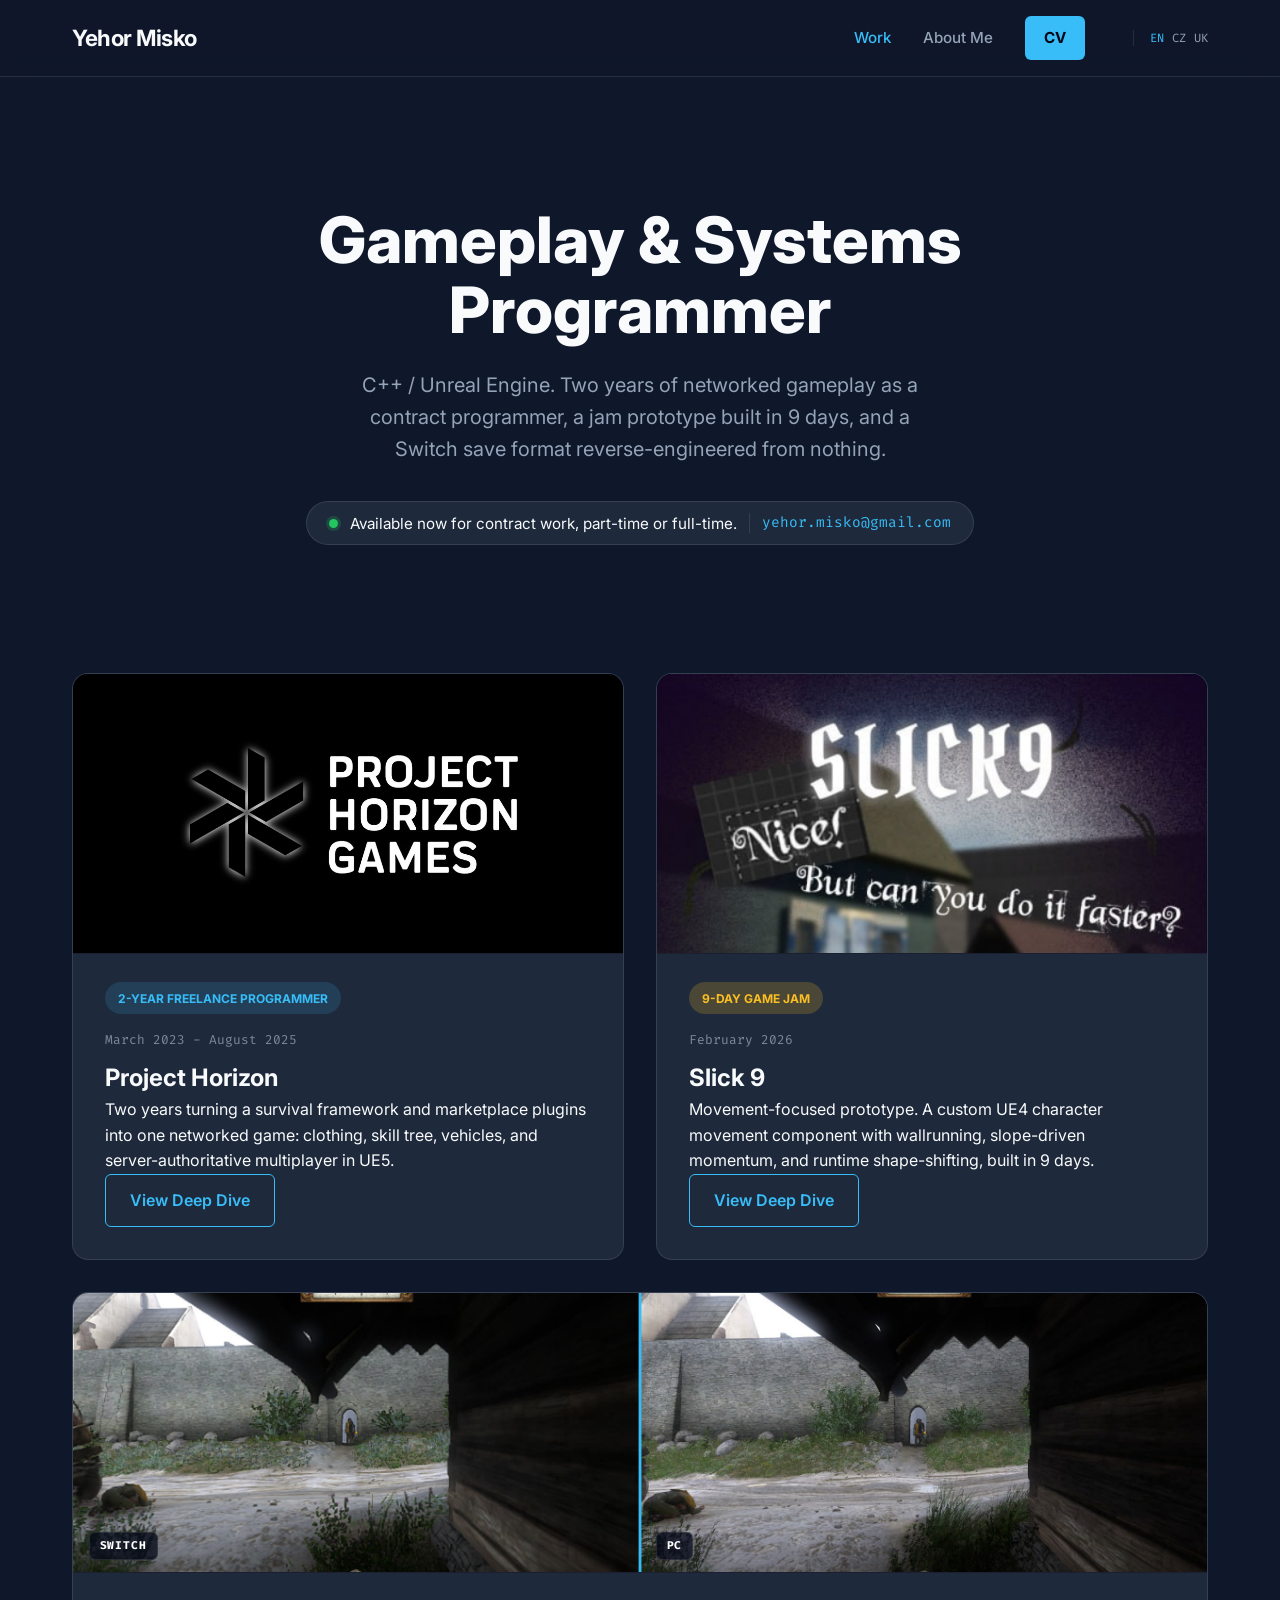
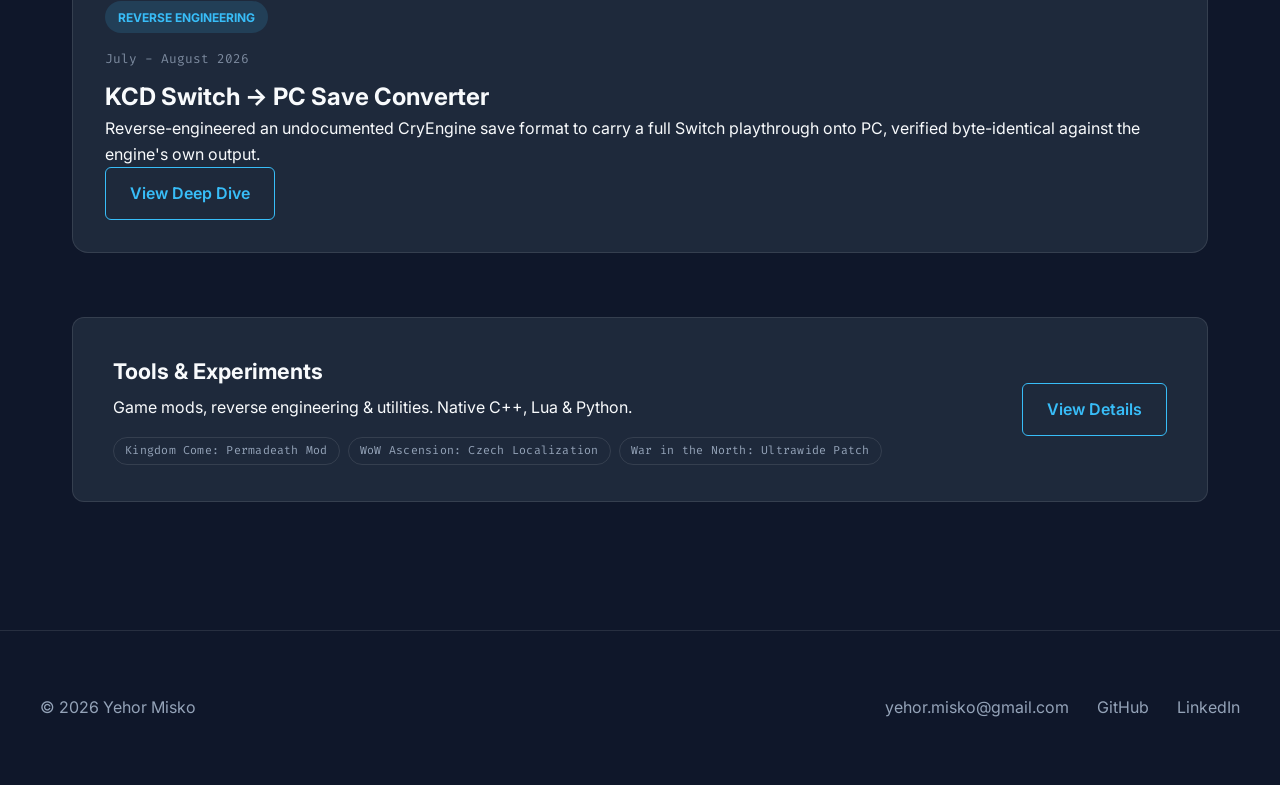
<file: index.html>
<!DOCTYPE html>
<html lang="en">
<head>
    <meta charset="UTF-8">
    <meta name="viewport" content="width=device-width, initial-scale=1.0">
    <meta name="description" content="C++ and Unreal Engine gameplay programmer. Two years of networked gameplay as a contract programmer, a jam prototype built in 9 days, and a Switch save format reverse-engineered from nothing.">

    <meta property="og:type" content="website">
    <meta property="og:site_name" content="Yehor Misko">
    <meta property="og:url" content="https://yehormisko.github.io/">
    <meta property="og:title" content="Yehor Misko | Gameplay &amp; Systems Programmer">
    <meta property="og:description" content="C++ and Unreal Engine gameplay programmer. Two years of networked gameplay as a contract programmer, a jam prototype built in 9 days, and a Switch save format reverse-engineered from nothing.">
    <meta property="og:image" content="https://yehormisko.github.io/assets/images/og-card.png">
    <meta property="og:image:width" content="1200">
    <meta property="og:image:height" content="630">
    <meta name="twitter:card" content="summary_large_image">

    <link rel="icon" href="/favicon.svg" type="image/svg+xml">
    <link rel="apple-touch-icon" href="/apple-touch-icon.png">
    <title>Yehor Misko | Gameplay &amp; Systems Programmer</title>
    <link rel="stylesheet" href="style.css">
    <link href="https://fonts.googleapis.com/css2?family=Inter:wght@400;700&family=Fira+Code&display=swap" rel="stylesheet">
</head>
<body>

    <nav>
        <div class="nav-container">
            <span class="logo">Yehor Misko</span>
            <div class="links">
                <a href="index.html" class="active" data-i18n="nav_work">Work</a>
                <a href="AboutMe.html" data-i18n="nav_about">About Me</a>
                <a href="resume.pdf" target="_blank" class="btn-resume" data-i18n="nav_cv">CV</a>
                
                <div class="lang-switcher">
                    <button onclick="setLanguage('en')">EN</button>
                    <button onclick="setLanguage('cs')">CZ</button>
                    <button onclick="setLanguage('uk')">UK</button>
                </div>
            </div>
        </div>
    </nav>

    <header class="hero">
        <h1 data-i18n="hero_title">Gameplay &amp; Systems Programmer</h1>
        <p data-i18n="hero_desc">C++ / Unreal Engine. Two years of networked gameplay as a contract programmer, a jam prototype built in 9 days, and a Switch save format reverse-engineered from nothing.</p>
        <p class="hero-available">
            <span class="avail-dot"></span>
            <span data-i18n="hero_available">Available now for contract work, part-time or full-time.</span>
            <a href="mailto:yehor.misko@gmail.com">yehor.misko@gmail.com</a>
        </p>
    </header>

    <main id="work">
    <section class="featured-grid">
        <div class="project-card large horizon">
            <div class="card-image-container">
                <img src="assets/images/horizon-static.jpg" class="static-img" alt="Project Horizon title card">
                <img src="assets/images/horizon-preview.gif" class="hover-gif" loading="lazy" alt="Project Horizon gameplay footage">
            </div>
            <div class="card-content">
                <span class="badge" data-i18n="horizon_badge">2-Year Freelance Programmer</span>
                <span class="project-date" data-i18n="date_horizon">March 2023 - August 2025</span>
                <h2 data-i18n="horizon_title">Project Horizon</h2>
                <p data-i18n="horizon_desc">Two years turning a survival framework and marketplace plugins into one networked game: clothing, skill tree, vehicles, and server-authoritative multiplayer in UE5.</p>
                <a href="pages/horizon-details.html" class="btn-secondary" data-i18n="view_deep_dive">View Deep Dive</a>
            </div>
        </div>

        <div class="project-card large slick9">
            <div class="card-image-container">
                <img src="assets/images/slick9-static.png" class="static-img" loading="lazy" alt="Slick 9 title card">
                <img src="assets/images/slick9-preview.gif" class="hover-gif" alt="Slick 9 movement gameplay footage">
            </div>
            <div class="card-content">
                <span class="badge highlight" data-i18n="slick9_badge">9-Day Game Jam</span>
                <span class="project-date" data-i18n="date_slick9">February 2026</span>
                <h2 data-i18n="slick9_title">Slick 9</h2>
                <p data-i18n="slick9_desc">Movement-focused prototype. A custom UE4 character movement component with wallrunning, slope-driven momentum, and runtime shape-shifting, built in 9 days.</p>
                <a href="pages/slick9-details.html" class="btn-secondary" data-i18n="view_deep_dive">View Deep Dive</a>
            </div>
        </div>      

        <div class="project-card large converter">
            <div class="card-image-container">
                <img src="assets/images/kcd-hero-banner.jpg" class="static-img" alt="KCD save on Switch and PC, side by side">
                <span class="plat-label plat-switch">SWITCH</span>
                <span class="plat-label plat-pc">PC</span>
            </div>
            <div class="card-content">
                <span class="badge" data-i18n="converter_badge">Reverse Engineering</span>
                <span class="project-date" data-i18n="date_converter">July - August 2026</span>
                <h2 data-i18n="converter_title">KCD Switch &#8594; PC Save Converter</h2>
                <p data-i18n="converter_desc">Reverse-engineered an undocumented CryEngine save format to carry a full Switch playthrough onto PC, verified byte-identical against the engine's own output.</p>
                <a href="pages/kcd-converter-details.html" class="btn-secondary" data-i18n="view_deep_dive">View Deep Dive</a>
            </div>
        </div>
    </section>

    <section class="other-projects">
        <div class="small-grid">
            <div class="mini-card clickable-card wide-card">
                <div class="wide-card-text">
                    <h4 data-i18n="tools_title">Tools &amp; Experiments</h4>
                    <p data-i18n="tools_desc">Game mods, reverse engineering &amp; utilities. Native C++, Lua &amp; Python.</p>
                    <div class="tools-list">
                        <span class="tool-chip">Kingdom Come: Permadeath Mod</span>
                        <span class="tool-chip">WoW Ascension: Czech Localization</span>
                        <span class="tool-chip">War in the North: Ultrawide Patch</span>
                    </div>
                </div>
                <a href="pages/tools-details.html" class="btn-secondary" data-i18n="view_details">View Details</a>
            </div>
        </div>
    </section>
</main>

    <footer>
        <div class="footer-content">
            <p>&copy; 2026 Yehor Misko</p>
            <div class="socials">
                <a href="mailto:yehor.misko@gmail.com">yehor.misko@gmail.com</a>
                <a href="https://github.com/YehorMisko">GitHub</a>
                <a href="https://www.linkedin.com/in/yehor-misko/" target="_blank">LinkedIn</a>
            </div>
        </div>
    </footer>

    <script src="translations.js"></script>
    <script>
        function applyLanguage(lang) {
            if (!translations[lang]) return;
            localStorage.setItem('preferredLang', lang);

            document.querySelectorAll('[data-i18n]').forEach(el => {
                const key = el.getAttribute('data-i18n');
                if (translations[lang][key]) el.innerHTML = translations[lang][key];
            });

            document.querySelectorAll('.lang-switcher button').forEach(btn => {
                btn.style.color = btn.textContent.toLowerCase().replace('cz','cs') === lang ? 'var(--accent)' : 'var(--text-dim)';
            });
        }

        // Clicking a language fades the page out and back in. Loading it does not.
        function setLanguage(lang) {
            const panels = [document.querySelector('header'), document.querySelector('main')].filter(Boolean);
            panels.forEach(p => p.classList.add('lang-transition'));
            setTimeout(() => {
                applyLanguage(lang);
                panels.forEach(p => p.classList.remove('lang-transition'));
            }, 300);
        }

        document.addEventListener('DOMContentLoaded', () => {
            applyLanguage(typeof preferredLang === 'function' ? preferredLang() : (localStorage.getItem('preferredLang') || 'en'));
        });
    </script>
</body>
</html>
</file>
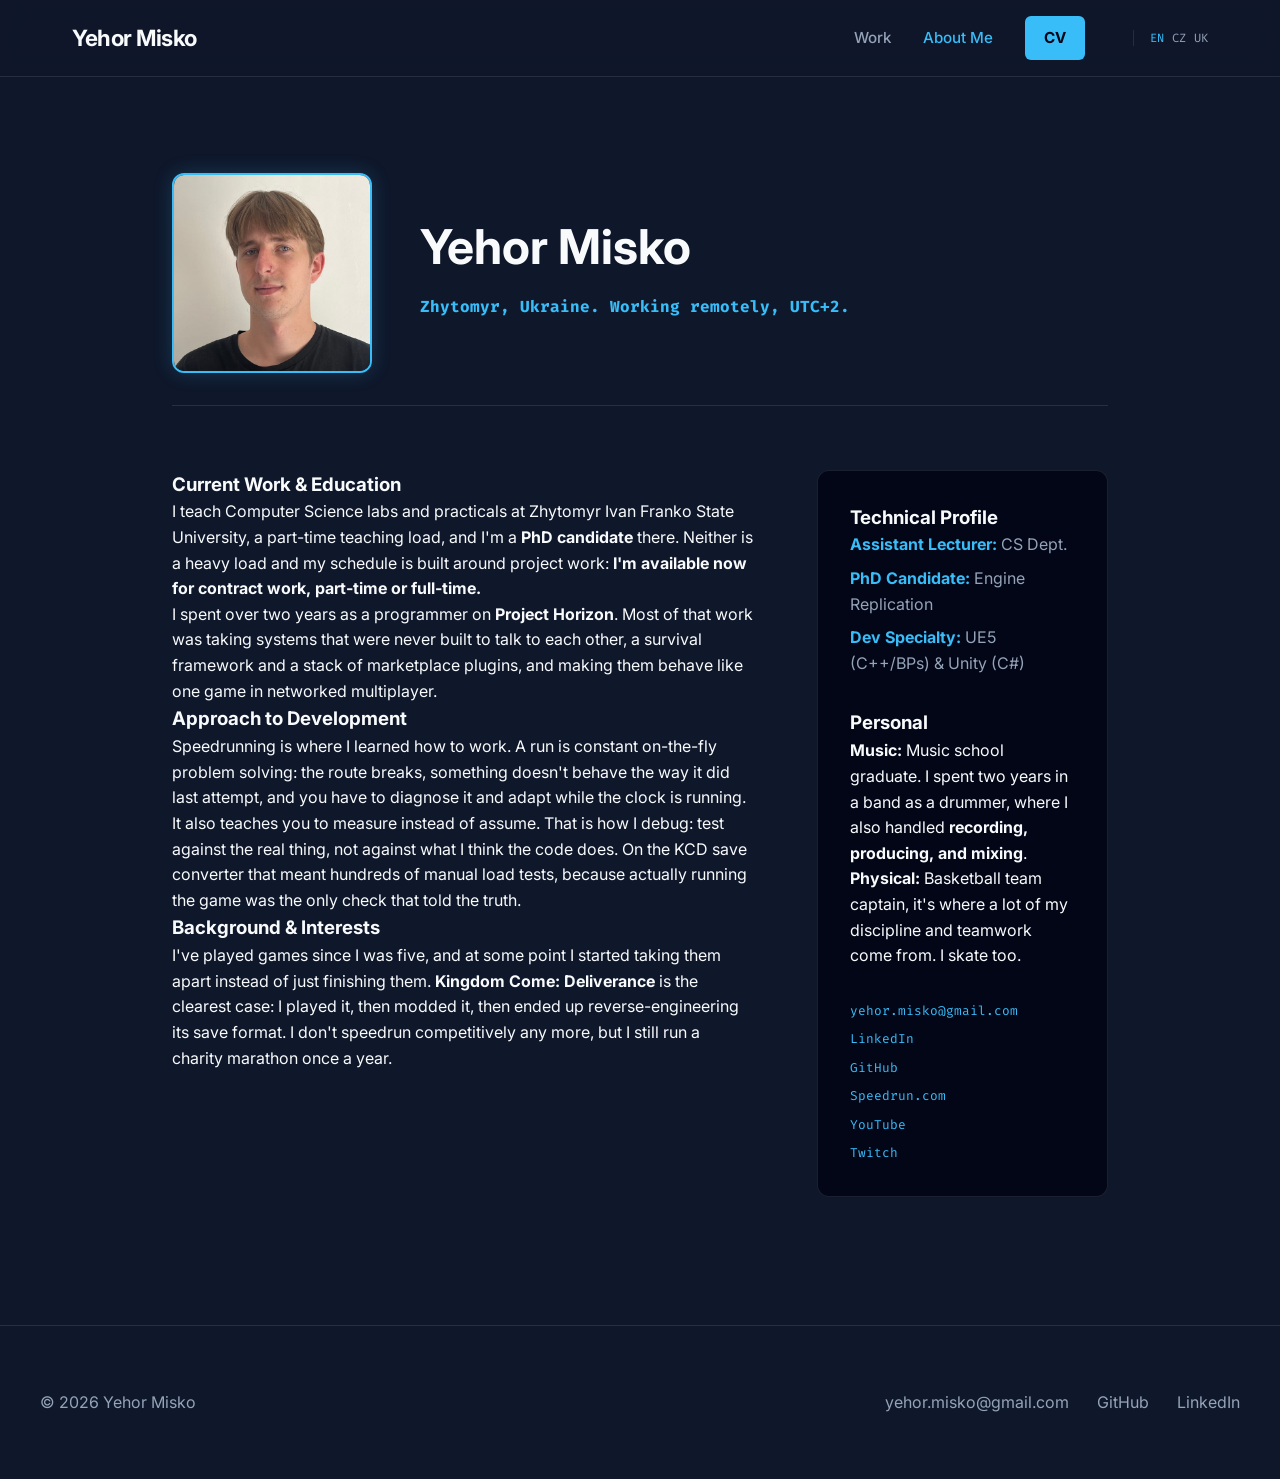
<file: AboutMe.html>
<!DOCTYPE html>
<html lang="en">
<head>
    <meta charset="UTF-8">
    <meta name="viewport" content="width=device-width, initial-scale=1.0">
    <meta name="description" content="Gameplay and systems programmer in Zhytomyr, Ukraine. PhD candidate researching replication in game engines. Available for contract work, part-time or full-time.">

    <meta property="og:type" content="website">
    <meta property="og:site_name" content="Yehor Misko">
    <meta property="og:url" content="https://yehormisko.github.io/AboutMe.html">
    <meta property="og:title" content="About Yehor Misko">
    <meta property="og:description" content="Gameplay and systems programmer in Zhytomyr, Ukraine. PhD candidate researching replication in game engines. Available for contract work, part-time or full-time.">
    <meta property="og:image" content="https://yehormisko.github.io/assets/images/og-card.png">
    <meta property="og:image:width" content="1200">
    <meta property="og:image:height" content="630">
    <meta name="twitter:card" content="summary_large_image">

    <link rel="icon" href="/favicon.svg" type="image/svg+xml">
    <link rel="apple-touch-icon" href="/apple-touch-icon.png">
    <title>About Me | Yehor Misko</title>
    <link rel="stylesheet" href="style.css">
    <link href="https://fonts.googleapis.com/css2?family=Inter:wght@400;700&family=Fira+Code&display=swap" rel="stylesheet">
</head>
<body>
    <nav>
        <div class="nav-container">
            <span class="logo">Yehor Misko</span>
            <div class="links">
                <a href="index.html" data-i18n="nav_work">Work</a>
                <a href="AboutMe.html" class="active" data-i18n="nav_about">About Me</a>
                <a href="resume.pdf" target="_blank" class="btn-resume" data-i18n="nav_cv">CV</a>
                
                <div class="lang-switcher">
                    <button onclick="setLanguage('en')">EN</button>
                    <button onclick="setLanguage('cs')">CZ</button>
                    <button onclick="setLanguage('uk')">UK</button>
                </div>
            </div>
        </div>
    </nav>

    <main class="about-container">
        <header class="about-profile-header">
            <div class="profile-photo-container">
                <img src="assets/images/yehor.jpg" alt="Yehor Misko" class="profile-photo">
            </div>
            <div class="profile-intro">
                <h1 data-i18n="about_hero">Yehor Misko</h1>
                <p class="subtitle" data-i18n="about_subtitle">Zhytomyr, Ukraine. Working remotely, UTC+2.</p>
            </div>
        </header>

        <div class="about-content">
            <div class="text-block">
                <h3 data-i18n="about_path_title">Current Work & Education</h3>
                <p data-i18n="about_path_1">I teach Computer Science labs and practicals at Zhytomyr Ivan Franko State University, a part-time teaching load, and I'm a <strong>PhD candidate</strong> there. Neither is a heavy load and my schedule is built around project work: <strong>I'm available now for contract work, part-time or full-time.</strong></p>

                <p data-i18n="about_path_2">I spent over two years as a programmer on <strong>Project Horizon</strong>. Most of that work was taking systems that were never built to talk to each other, a survival framework and a stack of marketplace plugins, and making them behave like one game in networked multiplayer.</p>

                <h3 data-i18n="about_phi_title">Approach to Development</h3>
                <p data-i18n="about_phi_desc">Speedrunning is where I learned how to work. A run is constant on-the-fly problem solving: the route breaks, something doesn't behave the way it did last attempt, and you have to diagnose it and adapt while the clock is running. It also teaches you to measure instead of assume. That is how I debug: test against the real thing, not against what I think the code does. On the KCD save converter that meant hundreds of manual load tests, because actually running the game was the only check that told the truth.</p>

                <h3 data-i18n="about_games_title">Background & Interests</h3>
<p data-i18n="about_games_desc">
    I've played games since I was five, and at some point I started taking them apart instead of just finishing them.
    <strong>Kingdom Come: Deliverance</strong> is the clearest case: I played it, then modded it, then ended up
    reverse-engineering its save format.
    I don't speedrun competitively any more, but I still run a charity marathon once a year.
</p>
            </div>

            <div class="stats-sidebar">
                <h3 data-i18n="about_sidebar_1">Technical Profile</h3>
                <ul>
                    <li data-i18n="role_1"><strong>Assistant Lecturer:</strong> CS Dept.</li>
                    <li data-i18n="role_2"><strong>PhD Candidate:</strong> Engine Replication</li>
                    <li data-i18n="role_3"><strong>Dev Specialty:</strong> UE5 (C++/BPs) & Unity (C#)</li>
                </ul>

                <h3 data-i18n="about_sidebar_2">Personal</h3>
                <p data-i18n="about_hobby_1"><strong>Music:</strong> Music school graduate. I spent two years in a band as a drummer, where I also handled <strong>recording, producing, and mixing</strong>.</p>
                    
                <p data-i18n="about_hobby_2"><strong>Physical:</strong> Basketball team captain, it's where a lot of my discipline and teamwork come from. I skate too.</p>

                <div class="social-links-sidebar">
                    <a href="mailto:yehor.misko@gmail.com">yehor.misko@gmail.com</a>
                    <a href="https://www.linkedin.com/in/yehor-misko/" target="_blank">LinkedIn</a>
                    <a href="https://github.com/YehorMisko" target="_blank">GitHub</a>
                    <a href="https://www.speedrun.com/users/JaydenOwem" target="_blank">Speedrun.com</a>
                    <a href="https://www.youtube.com/@e-kluk" target="_blank">YouTube</a>   
                    <a href="https://www.twitch.tv/jayden_owem" target="_blank">Twitch</a>
                    
                </div>
            </div>
        </div>
    </main>

    <footer>
        <div class="footer-content">
            <p>&copy; 2026 Yehor Misko</p>
            <div class="socials">
                <a href="mailto:yehor.misko@gmail.com">yehor.misko@gmail.com</a>
                <a href="https://github.com/YehorMisko">GitHub</a>
                <a href="https://www.linkedin.com/in/yehor-misko/" target="_blank">LinkedIn</a>
            </div>
        </div>
    </footer>

    <script src="translations.js"></script>
    <script>
        function applyLanguage(lang) {
            if (!translations[lang]) return;
            localStorage.setItem('preferredLang', lang);

            document.querySelectorAll('[data-i18n]').forEach(el => {
                const key = el.getAttribute('data-i18n');
                if (translations[lang][key]) el.innerHTML = translations[lang][key];
            });

            document.querySelectorAll('.lang-switcher button').forEach(btn => {
                btn.style.color = btn.textContent.toLowerCase().replace('cz','cs') === lang ? 'var(--accent)' : 'var(--text-dim)';
            });
        }

        // Clicking a language fades the page out and back in. Loading it does not.
        function setLanguage(lang) {
            const panels = [document.querySelector('main')].filter(Boolean);
            panels.forEach(p => p.classList.add('lang-transition'));
            setTimeout(() => {
                applyLanguage(lang);
                panels.forEach(p => p.classList.remove('lang-transition'));
            }, 300);
        }

        document.addEventListener('DOMContentLoaded', () => {
            applyLanguage(localStorage.getItem('preferredLang') || 'en');
        });
    </script>
</body>
</html>
</file>
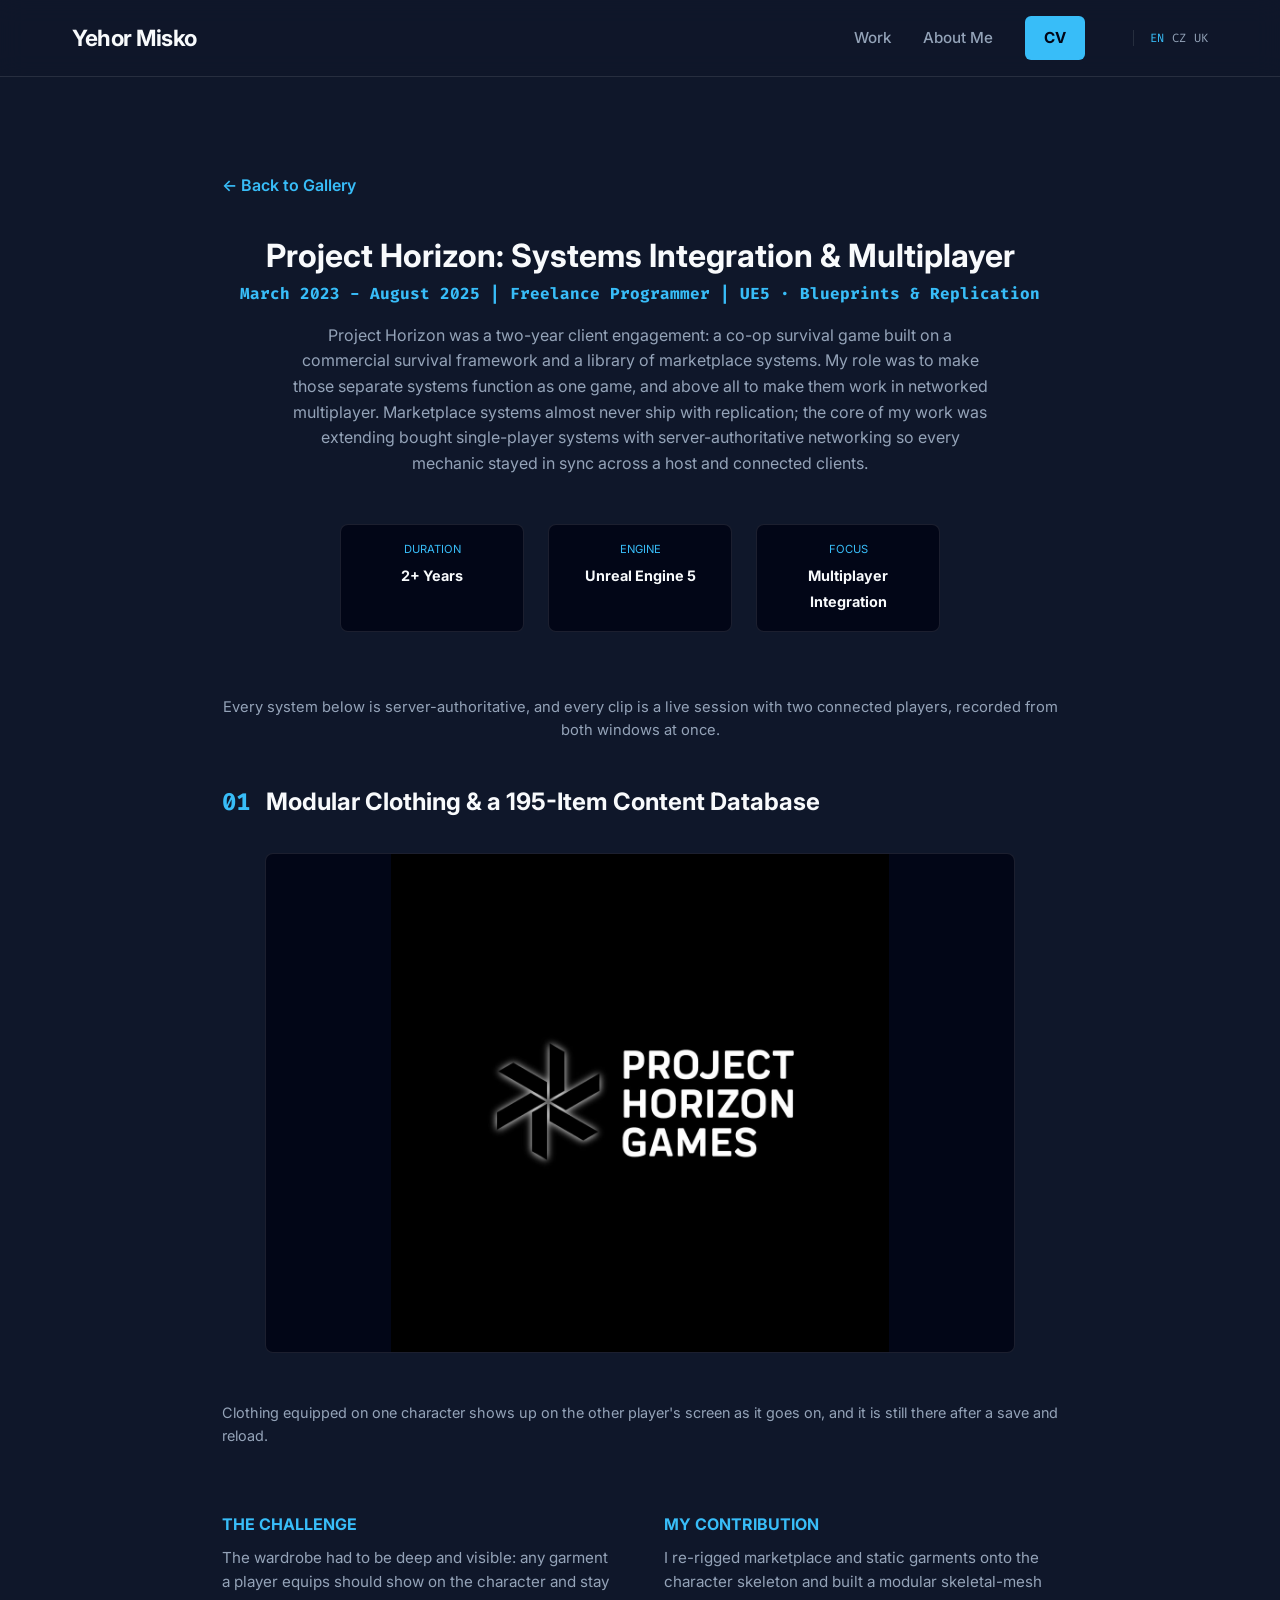
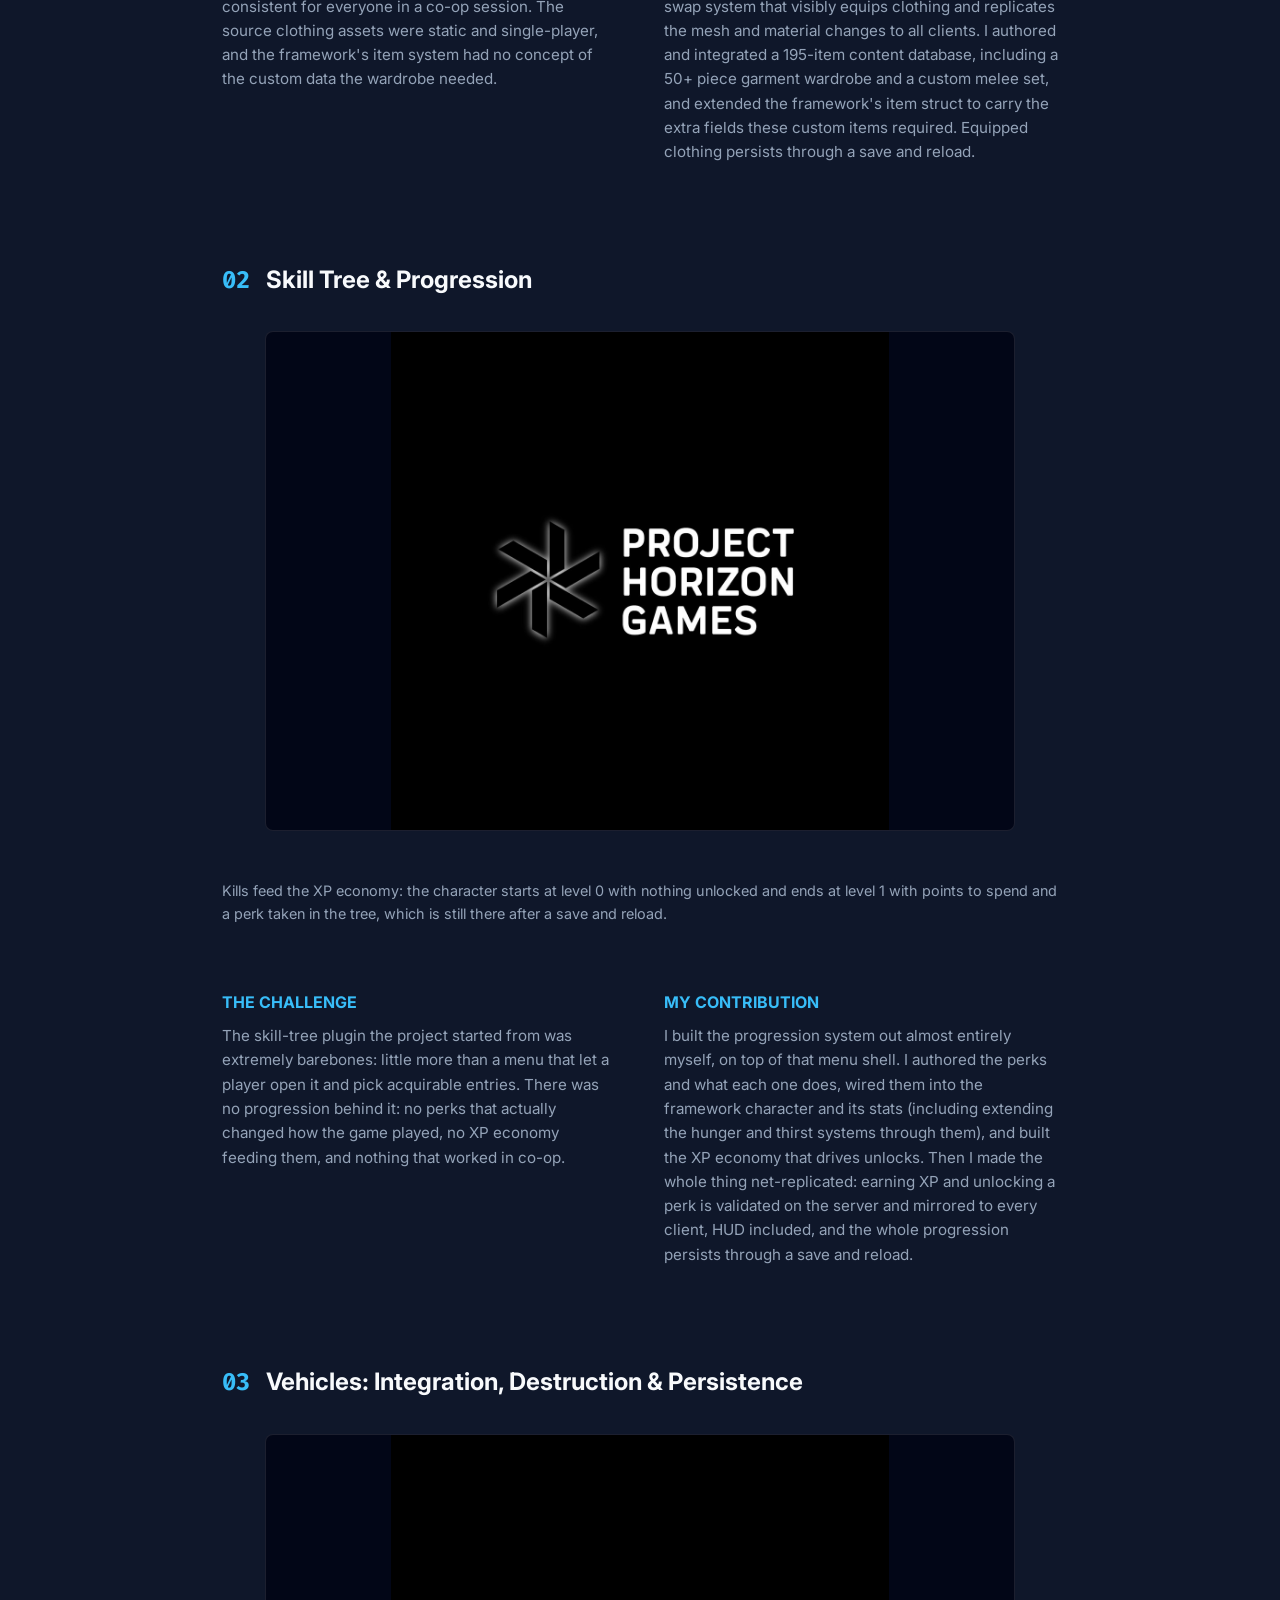
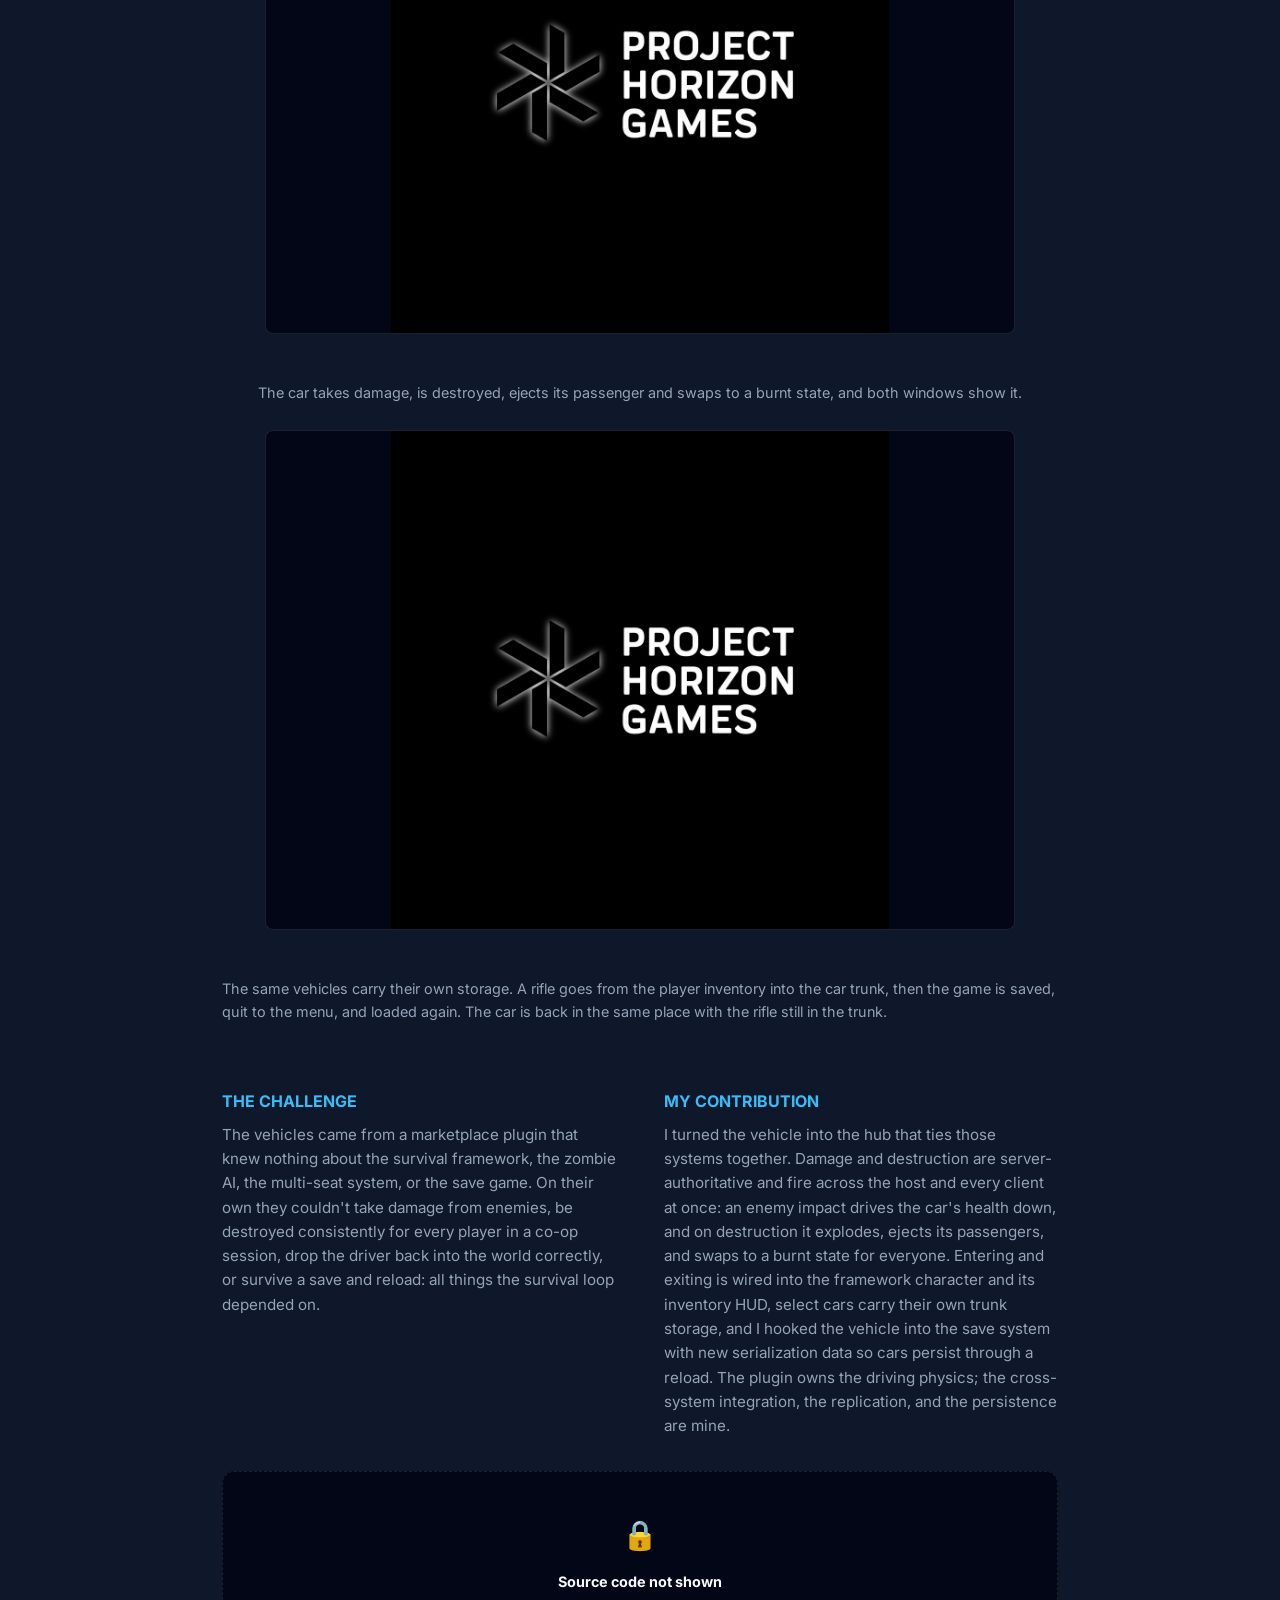
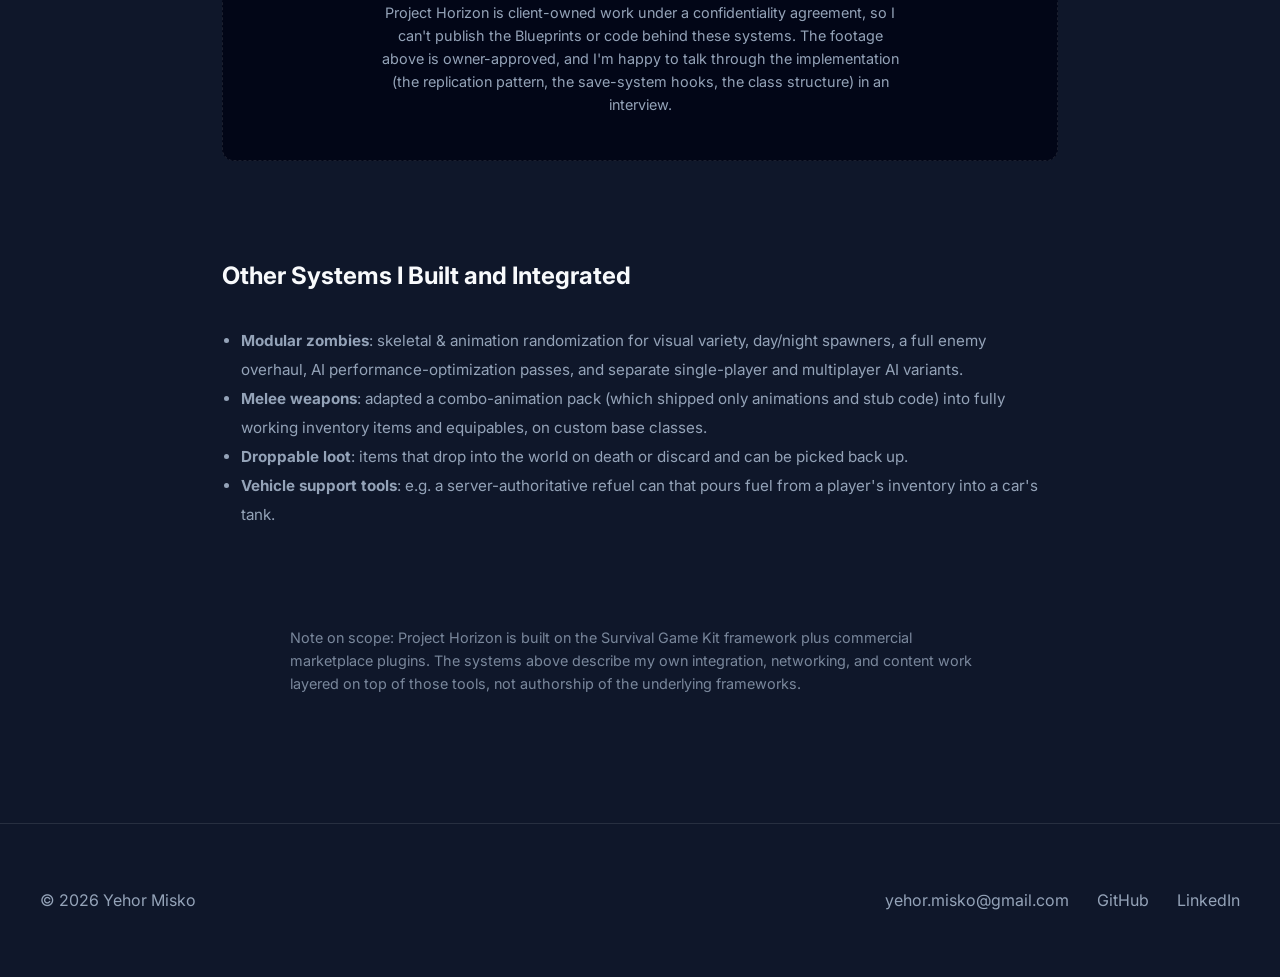
<file: pages/horizon-details.html>
<!DOCTYPE html>
<html lang="en">
<head>
    <meta charset="UTF-8">
    <meta name="viewport" content="width=device-width, initial-scale=1.0">
    <meta name="description" content="Two years turning a survival framework and marketplace plugins into one networked game: clothing, skill tree, vehicles, and server-authoritative multiplayer in UE5.">

    <meta property="og:type" content="website">
    <meta property="og:site_name" content="Yehor Misko">
    <meta property="og:url" content="https://yehormisko.github.io/pages/horizon-details.html">
    <meta property="og:title" content="Project Horizon Deep Dive | Yehor Misko">
    <meta property="og:description" content="Two years turning a survival framework and marketplace plugins into one networked game: clothing, skill tree, vehicles, and server-authoritative multiplayer in UE5.">
    <meta property="og:image" content="https://yehormisko.github.io/assets/images/og-card.png">
    <meta property="og:image:width" content="1200">
    <meta property="og:image:height" content="630">
    <meta name="twitter:card" content="summary_large_image">

    <link rel="icon" href="/favicon.svg" type="image/svg+xml">
    <link rel="apple-touch-icon" href="/apple-touch-icon.png">
    <title>Project Horizon Deep Dive | Yehor Misko</title>
    <link rel="stylesheet" href="../style.css">
    <link href="https://fonts.googleapis.com/css2?family=Fira+Code&family=Inter:wght@400;700&display=swap" rel="stylesheet">
    <style>
        .showcase-visual.stacked { flex-direction: column; align-items: center; }
        .capture-note { color:var(--text-dim); font-size:0.92rem; max-width:900px; margin:0 auto 2.5rem; text-align:center; }
        .video-caption { color:var(--text-dim); font-size:0.9rem; max-width:900px; margin:0.5rem 0 1.6rem; }
        /* NDA-gated code slot styling (scoped to this page) */
        .locked-slot {
            background: var(--bg-darker);
            border: 1px dashed var(--border);
            border-radius: 12px;
            padding: 2.5rem 1.5rem;
            text-align: center;
            margin: 1.5rem 0;
        }
        .locked-slot .lock-icon { font-size: 1.8rem; display: block; margin-bottom: 0.75rem; }
        .locked-slot p { color: var(--text-dim); font-size: 0.9rem; max-width: 520px; margin: 0.25rem auto; }
        .locked-slot .lock-title { color: var(--text-main); font-weight: 700; margin-bottom: 0.5rem; }
    </style>
</head>
<body>
    <nav>
        <div class="nav-container">
            <span class="logo">Yehor Misko</span>
            <div class="links">
                <a href="../index.html" data-i18n="nav_work">Work</a>
                <a href="../AboutMe.html" data-i18n="nav_about">About Me</a>
                <a href="../resume.pdf" target="_blank" class="btn-resume" data-i18n="nav_cv">CV</a>
                <div class="lang-switcher">
                    <button onclick="setLanguage('en')">EN</button>
                    <button onclick="setLanguage('cs')">CZ</button>
                    <button onclick="setLanguage('uk')">UK</button>
                </div>
            </div>
        </div>
    </nav>

    <main class="detail-page">
        <a href="../index.html" class="back-link" data-i18n="back_gallery">← Back to Gallery</a>

        <header class="detail-header">
            <h1 data-i18n="horizon_dt_title">Project Horizon: Systems Integration &amp; Multiplayer</h1>
            <p class="subtitle" data-i18n="horizon_dt_subtitle">March 2023 - August 2025 | Freelance Programmer | UE5 · Blueprints &amp; Replication</p>
            <p class="intro-text" data-i18n="horizon_dt_intro">
                Project Horizon was a two-year client engagement: a co-op survival game built on a
                commercial survival framework and a library of marketplace systems. My role was to make
                those separate systems function as one game, and above all to make them work in networked
                multiplayer. Marketplace systems almost never ship with replication; the core of my work
                was extending bought single-player systems with server-authoritative networking so every
                mechanic stayed in sync across a host and connected clients.
            </p>

            <div class="stats-grid">
                <div class="stat-card">
                    <span data-i18n="horizon_stat_dur_label">Duration</span>
                    <strong data-i18n="horizon_stat_dur_val">2+ Years</strong>
                </div>
                <div class="stat-card">
                    <span data-i18n="horizon_stat_eng_label">Engine</span>
                    <strong>Unreal Engine 5</strong>
                </div>
                <div class="stat-card">
                    <span data-i18n="horizon_stat_focus_label">Focus</span>
                    <strong data-i18n="horizon_stat_focus_val">Multiplayer Integration</strong>
                </div>
            </div>
        </header>

        <section class="breakdown">

            <p class="capture-note" data-i18n="horizon_capture_note">Every system below is server-authoritative, and every clip is a live session with two connected players, recorded from both windows at once.</p>


            <div class="showcase-item">
                <div class="showcase-header">
                    <span class="showcase-number">01</span>
                    <h2 data-i18n="horizon_s1_title">Modular Clothing &amp; a 195-Item Content Database</h2>
                </div>

                <div class="showcase-visual stacked">
                    <div class="video-wrapper">
                        <!-- Owner-approved feature footage: wardrobe / clothing swap. -->
                        <video autoplay muted loop playsinline class="showcase-video" poster="../assets/images/horizon-static.jpg">
                            <source src="../assets/videos/horizon-clothing.mp4" type="video/mp4">
                        </video>                    </div>
                    <p class="video-caption" data-i18n="horizon_cap_clothing">Clothing equipped on one character shows up on the other player's screen as it goes on, and it is still there after a save and reload.</p>
                </div>

                <div class="problem-solution">
                    <div class="col">
                        <h3 data-i18n="challenge_label">The Challenge</h3>
                        <p data-i18n="horizon_s1_challenge">The wardrobe had to be deep and visible: any garment a player equips should show on the character and stay consistent for everyone in a co-op session. The source clothing assets were static and single-player, and the framework's item system had no concept of the custom data the wardrobe needed.</p>
                    </div>
                    <div class="col">
                        <h3 data-i18n="contribution_label">My Contribution</h3>
                        <p data-i18n="horizon_s1_contribution">I re-rigged marketplace and static garments onto the character skeleton and built a modular skeletal-mesh swap system that visibly equips clothing and replicates the mesh and material changes to all clients. I authored and integrated a 195-item content database, including a 50+ piece garment wardrobe and a custom melee set, and extended the framework's item struct to carry the extra fields these custom items required. Equipped clothing persists through a save and reload.</p>
                    </div>
                </div>
            </div>

            <div class="showcase-item">
                <div class="showcase-header">
                    <span class="showcase-number">02</span>
                    <h2 data-i18n="horizon_s2_title">Skill Tree &amp; Progression</h2>
                </div>

                <div class="showcase-visual stacked">
                    <div class="video-wrapper">
                        <!-- Owner-approved feature footage: open skill menu → acquire a perk → effect → replicated on a 2nd client. -->
                        <video autoplay muted loop playsinline class="showcase-video" poster="../assets/images/horizon-static.jpg">
                            <source src="../assets/videos/horizon-skilltree.mp4" type="video/mp4">
                        </video>                    </div>
                    <p class="video-caption" data-i18n="horizon_cap_skilltree">Kills feed the XP economy: the character starts at level 0 with nothing unlocked and ends at level 1 with points to spend and a perk taken in the tree, which is still there after a save and reload.</p>
                </div>

                <div class="problem-solution">
                    <div class="col">
                        <h3 data-i18n="challenge_label">The Challenge</h3>
                        <p data-i18n="horizon_s2_challenge">The skill-tree plugin the project started from was extremely barebones: little more than a menu that let a player open it and pick acquirable entries. There was no progression behind it: no perks that actually changed how the game played, no XP economy feeding them, and nothing that worked in co-op.</p>
                    </div>
                    <div class="col">
                        <h3 data-i18n="contribution_label">My Contribution</h3>
                        <p data-i18n="horizon_s2_contribution">I built the progression system out almost entirely myself, on top of that menu shell. I authored the perks and what each one does, wired them into the framework character and its stats (including extending the hunger and thirst systems through them), and built the XP economy that drives unlocks. Then I made the whole thing net-replicated: earning XP and unlocking a perk is validated on the server and mirrored to every client, HUD included, and the whole progression persists through a save and reload.</p>
                    </div>
                </div>
            </div>

            <div class="showcase-item">
                <div class="showcase-header">
                    <span class="showcase-number">03</span>
                    <h2 data-i18n="horizon_s3_title">Vehicles: Integration, Destruction &amp; Persistence</h2>
                </div>

                <div class="showcase-visual stacked">
                    <!-- Owner-approved footage. Two PIE clients on a dedicated server, no listen-server host. -->
                    <div class="video-wrapper">
                        <video autoplay muted loop playsinline class="showcase-video" poster="../assets/images/horizon-static.jpg">
                            <source src="../assets/videos/horizon-vehicles.mp4" type="video/mp4">
                        </video>
                    </div>
                    <p class="video-caption" data-i18n="horizon_cap_destruction">The car takes damage, is destroyed, ejects its passenger and swaps to a burnt state, and both windows show it.</p>

                    <div class="video-wrapper">
                        <video autoplay muted loop playsinline class="showcase-video" poster="../assets/images/horizon-static.jpg">
                            <source src="../assets/videos/horizon-vehicle-storage.mp4" type="video/mp4">
                        </video>
                    </div>
                    <p class="video-caption" data-i18n="horizon_cap_storage">The same vehicles carry their own storage. A rifle goes from the player inventory into the car trunk, then the game is saved, quit to the menu, and loaded again. The car is back in the same place with the rifle still in the trunk.</p>
                </div>

                <div class="problem-solution">
                    <div class="col">
                        <h3 data-i18n="challenge_label">The Challenge</h3>
                        <p data-i18n="horizon_s3_challenge">The vehicles came from a marketplace plugin that knew nothing about the survival framework, the zombie AI, the multi-seat system, or the save game. On their own they couldn't take damage from enemies, be destroyed consistently for every player in a co-op session, drop the driver back into the world correctly, or survive a save and reload: all things the survival loop depended on.</p>
                    </div>
                    <div class="col">
                        <h3 data-i18n="contribution_label">My Contribution</h3>
                        <p data-i18n="horizon_s3_contribution">I turned the vehicle into the hub that ties those systems together. Damage and destruction are server-authoritative and fire across the host and every client at once: an enemy impact drives the car's health down, and on destruction it explodes, ejects its passengers, and swaps to a burnt state for everyone. Entering and exiting is wired into the framework character and its inventory HUD, select cars carry their own trunk storage, and I hooked the vehicle into the save system with new serialization data so cars persist through a reload. The plugin owns the driving physics; the cross-system integration, the replication, and the persistence are mine.</p>
                    </div>
                </div>

                <div class="locked-slot">
                    <span class="lock-icon">🔒</span>
                    <p class="lock-title" data-i18n="horizon_locked_title">Source code not shown</p>
                    <p data-i18n="horizon_locked_body">Project Horizon is client-owned work under a confidentiality agreement, so I can't publish the Blueprints or code behind these systems. The footage above is owner-approved, and I'm happy to talk through the implementation (the replication pattern, the save-system hooks, the class structure) in an interview.</p>
                </div>
            </div>

            <div class="showcase-item">
                <div class="showcase-header">
                    <h2 data-i18n="horizon_other_title">Other Systems I Built and Integrated</h2>
                </div>
                <div style="text-align:left; max-width:820px;">
                    <ul style="color:var(--text-dim); font-size:0.95rem; line-height:1.9; padding-left:1.2rem;">
                        <li data-i18n="horizon_other_1"><strong>Modular zombies</strong>: skeletal &amp; animation randomization for visual variety, day/night spawners, a full enemy overhaul, AI performance-optimization passes, and separate single-player and multiplayer AI variants.</li>
                        <li data-i18n="horizon_other_2"><strong>Melee weapons</strong>: adapted a combo-animation pack (which shipped only animations and stub code) into fully working inventory items and equipables, on custom base classes.</li>
                        <li data-i18n="horizon_other_3"><strong>Droppable loot</strong>: items that drop into the world on death or discard and can be picked back up.</li>
                        <li data-i18n="horizon_other_4"><strong>Vehicle support tools</strong>: e.g. a server-authoritative refuel can that pours fuel from a player's inventory into a car's tank.</li>
                    </ul>
                </div>
            </div>

        </section>

        <p class="intro-text" style="margin-top:4rem; font-size:0.9rem; opacity:0.8;" data-i18n="horizon_scope_note">
            Note on scope: Project Horizon is built on the Survival Game Kit framework plus commercial
            marketplace plugins. The systems above describe my own integration, networking, and content
            work layered on top of those tools, not authorship of the underlying frameworks.
        </p>
    </main>

    <footer>
        <div class="footer-content">
            <p>&copy; 2026 Yehor Misko</p>
            <div class="socials">
                <a href="mailto:yehor.misko@gmail.com">yehor.misko@gmail.com</a>
                <a href="https://github.com/YehorMisko">GitHub</a>
                <a href="https://www.linkedin.com/in/yehor-misko/" target="_blank">LinkedIn</a>
            </div>
        </div>
    </footer>

    <script src="../translations.js"></script>
    <script>
        // Nav and body both carry data-i18n and get swapped from translations.js.
        function setLanguage(lang) {
            localStorage.setItem('preferredLang', lang);
            if (!translations[lang]) return;
            document.querySelectorAll('[data-i18n]').forEach(el => {
                const key = el.getAttribute('data-i18n');
                if (translations[lang][key]) el.innerHTML = translations[lang][key];
            });
            document.querySelectorAll('.lang-switcher button').forEach(btn => {
                btn.style.color = btn.textContent.toLowerCase().replace('cz','cs') === lang ? 'var(--accent)' : 'var(--text-dim)';
            });
        }
        document.addEventListener('DOMContentLoaded', () => {
            setLanguage(typeof preferredLang === 'function' ? preferredLang() : (localStorage.getItem('preferredLang') || 'en'));
        });
    </script>
</body>
</html>
</file>
<file: style.css>
/* --- Global Variables & Reset --- */
:root {
    --bg-dark: #0f172a; /* Deep slate blue */
    --bg-darker: #020617; /* Near black for sections */
    --card-bg: #1e293b; /* Lighter slate for cards */
    --accent: #38bdf8; /* Bright Cyan for tech feel */
    --accent-hover: #7dd3fc;
    --text-main: #f8fafc; /* White/Off-white */
    --text-dim: #94a3b8; /* Muted slate for descriptions */
    --border: rgba(255, 255, 255, 0.1);
    --transition: all 0.3s cubic-bezier(0.4, 0, 0.2, 1);
}

* {
    margin: 0;
    padding: 0;
    box-sizing: border-box;
}

html {
    scroll-behavior: smooth;
}

body {
    background-color: var(--bg-dark);
    color: var(--text-main);
    font-family: 'Inter', -apple-system, sans-serif;
    line-height: 1.6;
    overflow-x: hidden;
}

/* --- Navigation --- */
nav {
    position: sticky;
    top: 0;
    background: rgba(15, 23, 42, 0.8);
    backdrop-filter: blur(12px);
    border-bottom: 1px solid var(--border);
    z-index: 1000;
    padding: 1rem 0;
}

.nav-container {
    max-width: 1200px;
    margin: 0 auto;
    padding: 0 2rem;
    display: flex;
    justify-content: space-between;
    align-items: center;
}

.logo {
    font-weight: 700;
    font-size: 1.4rem;
    letter-spacing: -0.5px;
}

.links {
    display: flex;
    align-items: center;
    gap: 2rem;
}

    .links a {
        text-decoration: none;
        color: var(--text-dim);
        font-size: 0.95rem;
        font-weight: 500;
        transition: var(--transition);
    }

        .links a:hover, .links a.active {
            color: var(--accent);
        }

.btn-resume {
    background: var(--accent);
    color: var(--bg-darker) !important;
    padding: 0.6rem 1.2rem;
    border-radius: 6px;
    font-weight: 700 !important;
}

    .btn-resume:hover {
        background: var(--accent-hover);
        transform: translateY(-2px);
    }

/* --- Hero Section --- */
.hero {
    padding: 8rem 2rem 4rem;
    text-align: center;
    max-width: 900px;
    margin: 0 auto;
}

    .hero h1 {
        font-size: clamp(2.5rem, 8vw, 4rem);
        line-height: 1.1;
        margin-bottom: 1.5rem;
        font-weight: 800;
    }

    .hero p {
        font-size: 1.25rem;
        color: var(--text-dim);
        max-width: 600px;
        margin: 0 auto;
    }

/* Availability pill. Scoped to .hero p to outrank the 600px paragraph rule. */
.hero p.hero-available {
    display: inline-flex;
    align-items: center;
    justify-content: center;
    flex-wrap: wrap;
    gap: 0.75rem;
    max-width: none;
    width: auto;
    margin: 2.25rem auto 0;
    padding: 0.65rem 1.4rem;
    border: 1px solid var(--border);
    border-radius: 999px;
    background: var(--card-bg);
    font-size: 0.95rem;
    line-height: 1.4;
    color: var(--text-main);
}
.hero p.hero-available a {
    color: var(--accent);
    text-decoration: none;
    font-family: 'Fira Code', monospace;
    font-size: 0.9rem;
    padding-left: 0.75rem;
    border-left: 1px solid var(--border);
}
.hero p.hero-available a:hover { text-decoration: underline; }
@media (max-width: 560px) {
    .hero p.hero-available { border-radius: 14px; }
    .hero p.hero-available a { border-left: 0; padding-left: 0; }
}
.avail-dot {
    width: 9px;
    height: 9px;
    border-radius: 50%;
    background: #22c55e;
    box-shadow: 0 0 0 3px rgba(34, 197, 94, 0.2);
    flex: 0 0 auto;
}

/* --- Work Grid (Bento Style) --- */
#work {
    max-width: 1200px;
    margin: 4rem auto;
    padding: 0 2rem;
}

.featured-grid {
    display: grid;
    grid-template-columns: repeat(2, 1fr);
    gap: 2rem;
    margin-bottom: 4rem;
}

/* Converter card: full width, static image only */
.project-card.converter { grid-column: 1 / -1; }
.project-card.converter:hover .static-img { opacity: 1; }
.plat-label {
    position: absolute;
    bottom: 12px;
    z-index: 3;
    font-family: 'Fira Code', monospace;
    font-size: 0.7rem;
    font-weight: 700;
    letter-spacing: 0.08em;
    color: #fff;
    background: rgba(2, 6, 23, 0.72);
    border: 1px solid var(--border);
    padding: 0.25rem 0.6rem;
    border-radius: 6px;
}
.plat-switch { left: 16px; }
.plat-pc { left: calc(50% + 16px); }

.project-card {
    background: var(--card-bg);
    border: 1px solid var(--border);
    border-radius: 16px;
    overflow: hidden;
    position: relative;
    display: flex;
    flex-direction: column;
    transition: var(--transition);
}

.card-content {
    position: relative;
    z-index: 2;
    display: flex;
    flex-direction: column;
    align-items: flex-start;
    flex: 1;
    padding: 1.75rem 2rem 2rem;
}

    .card-content h2,
    .card-content p {
        width: 100%;
    }

    .card-content .btn-secondary {
        margin-top: auto;
    }

.project-card:hover {
    transform: translateY(-8px);
    border-color: var(--accent);
    box-shadow: 0 20px 40px rgba(0,0,0,0.4);
}

.badge {
    display: inline-block;
    padding: 0.4rem 0.8rem;
    background: rgba(56, 189, 248, 0.15);
    color: var(--accent);
    border-radius: 100px;
    font-size: 0.75rem;
    font-weight: 700;
    text-transform: uppercase;
    margin-bottom: 1rem;
}

    .badge.highlight {
        background: rgba(251, 191, 36, 0.2);
        color: #fbbf24;
    }

.btn-secondary {
    display: inline-block;
    margin-top: 1.5rem;
    padding: 0.8rem 1.5rem;
    background: transparent;
    border: 1px solid var(--accent);
    color: var(--accent);
    text-decoration: none;
    border-radius: 6px;
    font-weight: 600;
    transition: var(--transition);
}

    .btn-secondary:hover {
        background: var(--accent);
        color: var(--bg-darker);
    }

/* --- Other Projects Grid --- */
.small-grid {
    display: grid;
    grid-template-columns: repeat(auto-fit, minmax(300px, 1fr));
    gap: 1.5rem;
}

.mini-card {
    background: var(--card-bg);
    padding: 2rem;
    border-radius: 12px;
    border: 1px solid var(--border);
}

/* Tools & Experiments as a single full-width strip */
.mini-card.wide-card {
    display: flex;
    align-items: center;
    justify-content: space-between;
    gap: 2rem;
    flex-wrap: wrap;
    padding: 2.25rem 2.5rem;
    transition: border-color 0.2s ease, transform 0.2s ease;
}
.mini-card.wide-card h4 { margin: 0 0 0.4rem; font-size: 1.35rem; }
.mini-card.wide-card p { margin: 0; }
.mini-card.wide-card:hover {
    border-color: var(--accent);
    transform: translateY(-3px);
}
.wide-card-text { flex: 1 1 340px; }
.mini-card.wide-card .btn-secondary { margin: 0; flex: 0 0 auto; }

/* Tool names, so the card shows what's behind it */
.tools-list { display: flex; flex-wrap: wrap; gap: 0.5rem; margin-top: 1rem; }
.tools-list .tool-chip {
    font-family: 'Fira Code', monospace;
    font-size: 0.72rem;
    letter-spacing: 0.02em;
    color: var(--text-dim);
    border: 1px solid var(--border);
    border-radius: 999px;
    padding: 0.25rem 0.7rem;
    white-space: nowrap;
}

/* --- About Me Page Layout --- */
.about-container {
    max-width: 1000px;
    margin: 6rem auto;
    padding: 0 2rem;
}

.about-content {
    display: grid;
    grid-template-columns: 2fr 1fr;
    gap: 4rem;
    margin-top: 3rem;
}

.stats-sidebar {
    background: var(--bg-darker);
    padding: 2rem;
    border-radius: 12px;
    height: fit-content;
    border: 1px solid var(--border);
}

    .stats-sidebar ul {
        list-style: none;
        margin-bottom: 2rem;
    }

    .stats-sidebar li {
        color: var(--text-dim);
        margin-bottom: 0.5rem;
    }

        .stats-sidebar li strong {
            color: var(--accent);
        }

blockquote {
    border-left: 4px solid var(--accent);
    padding-left: 1.5rem;
    font-style: italic;
    font-size: 1.2rem;
    margin: 2rem 0;
    color: var(--text-dim);
}

/* --- Deep Dive / Details Pages --- */
.detail-page {
    max-width: 900px;
    margin: 6rem auto;
    padding: 0 2rem;
}

.back-link {
    text-decoration: none;
    color: var(--accent);
    font-weight: 600;
    display: inline-block;
    margin-bottom: 2rem;
}

.code-block {
    background: var(--bg-darker);
    border-radius: 12px;
    padding: 1.5rem;
    margin: 2rem 0;
    border: 1px solid var(--border);
    font-family: 'Fira Code', monospace;
}

    .code-block pre {
        overflow-x: auto;
        color: #e2e8f0;
    }

/* --- Footer --- */
footer {
    border-top: 1px solid var(--border);
    padding: 4rem 2rem;
    margin-top: 8rem;
}

.footer-content {
    max-width: 1200px;
    margin: 0 auto;
    display: flex;
    justify-content: space-between;
    color: var(--text-dim);
}

.socials a {
    color: var(--text-dim);
    margin-left: 1.5rem;
    text-decoration: none;
}

    .socials a:hover {
        color: var(--accent);
    }

/* --- Responsive Design --- */
@media (max-width: 900px) {
    .featured-grid, .about-content {
        grid-template-columns: 1fr;
    }

    .hero h1 {
        font-size: 3rem;
    }
}
/* Container for the images */
.card-image-container {
    position: relative;
    width: 100%;
    height: 280px;
    z-index: 0;
    overflow: hidden;
    background: #020617;
    border-bottom: 1px solid var(--border);
}

    /* Bias the crop upward so the full SLICK9 title stays visible */
    .slick9 .card-image-container img {
        object-position: center top;
    }

    /* Base style for both images */
    .card-image-container img {
        position: absolute;
        top: 0;
        left: 0;
        width: 100%;
        height: 100%;
        object-fit: cover;
        transition: opacity 0.4s ease-in-out;
    }

/* Static image is always visible by default */
.static-img {
    opacity: 1;
    z-index: 2;
}

/* GIF is hidden by default */
.hover-gif {
    opacity: 0;
    z-index: 1;
}

/* HOVER LOGIC: Hide static, show GIF */
.project-card:hover .static-img,
.mini-card:hover .static-img {
    opacity: 0;
}

.project-card:hover .hover-gif,
.mini-card:hover .hover-gif {
    opacity: 1;
}

/* Mobile Fix: Since there is no 'hover' on phones, 
   we keep the GIF hidden to save the user's data/battery 
   OR you can choose to show only the static image. */
@media (max-width: 768px) {
    .hover-gif {
        display: none; /* Disables GIFs on mobile for performance */
    }

    .static-img {
        opacity: 1 !important;
    }
}
.code-block {
    background: #020617;
    border: 1px solid var(--border);
    border-radius: 8px;
    padding: 1.5rem;
    margin: 1.5rem 0;
    overflow-x: auto;
}

    .code-block pre {
        margin: 0;
        white-space: pre; /* Essential for code formatting */
        font-family: 'Fira Code', monospace;
        font-size: 0.85rem;
        line-height: 1.5;
        color: #e2e8f0;
    }

.subtitle {
    color: var(--accent);
    font-weight: 700;
    font-family: 'Fira Code', monospace;
    margin-bottom: 1rem;
}

.intro-text {
    max-width: 700px;
    margin: 0 auto 3rem;
    color: var(--text-dim);
}
/* --- Showcase Layout Fixes --- */
.showcase-item {
    margin-bottom: 6rem;
}

.showcase-header {
    display: flex;
    align-items: center;
    gap: 1rem;
    margin-bottom: 2rem;
}

.showcase-number {
    color: var(--accent);
    font-family: 'Fira Code', monospace;
    font-size: 1.5rem;
    font-weight: bold;
}

.showcase-video {
    width: 100%;
    border-radius: 12px;
    border: 1px solid var(--border);
    margin-bottom: 2rem;
}

.problem-solution {
    display: grid;
    grid-template-columns: 1fr 1fr;
    gap: 3rem;
    margin-bottom: 2rem;
    text-align: left;
}

    .problem-solution h3 {
        color: var(--accent);
        font-size: 1rem;
        text-transform: uppercase;
        margin-bottom: 0.5rem;
    }

    .problem-solution p {
        color: var(--text-dim);
        font-size: 0.95rem;
    }

/* Fix for detail page alignment */
.detail-header {
    text-align: center;
    margin-bottom: 4rem;
}

.code-spotlight h4 {
    color: var(--text-dim);
    font-size: 0.8rem;
    margin-bottom: 0.5rem;
}

@media (max-width: 768px) {
    .problem-solution {
        grid-template-columns: 1fr;
    }
}
/* Container for the code and the toggle button */
.code-container {
    position: relative;
    margin: 1.5rem 0;
    border: 1px solid var(--border);
    border-radius: 12px;
    background: var(--bg-darker);
    overflow: hidden;
}

.code-block {
    max-height: 300px; /* How much code to show by default */
    overflow: hidden;
    transition: max-height 0.5s cubic-bezier(0.4, 0, 0.2, 1);
    padding: 1.5rem;
}

/* The "Fade" overlay for collapsed state */
.code-container.collapsed::after {
    content: "";
    position: absolute;
    bottom: 45px; /* Sits right above the button */
    left: 0;
    width: 100%;
    height: 80px;
    background: linear-gradient(transparent, var(--bg-darker));
    pointer-events: none;
    transition: opacity 0.3s;
}

/* Hide fade when expanded */
.code-container.expanded::after {
    opacity: 0;
}

.expand-btn {
    width: 100%;
    padding: 0.8rem;
    background: var(--card-bg);
    border: none;
    border-top: 1px solid var(--border);
    color: var(--accent);
    font-family: 'Inter', sans-serif;
    font-weight: 700;
    cursor: pointer;
    transition: var(--transition);
}

    .expand-btn:hover {
        background: #2d3748;
        color: var(--text-main);
    }

.lang-switcher {
    display: flex;
    gap: 0.5rem;
    margin-left: 1rem;
    border-left: 1px solid var(--border);
    padding-left: 1rem;
}

    .lang-switcher button {
        background: transparent;
        border: none;
        color: var(--text-dim);
        font-family: 'Fira Code', monospace;
        font-size: 0.75rem;
        cursor: pointer;
        transition: var(--transition);
    }

        .lang-switcher button:hover {
            color: var(--accent);
        }

/* Language Transition Animation */
.lang-transition {
    opacity: 0;
    transform: translateY(5px);
}

/* Ensure the main content has a base transition */
main, header {
    transition: opacity 0.3s ease, transform 0.3s ease;
}

.project-date {
    display: block;
    font-size: 0.8rem;
    color: var(--text-dim);
    font-family: 'Fira Code', monospace;
    margin-bottom: 0.5rem;
    opacity: 0.8;
}

/* For the small cards */
.mini-card .project-date {
    font-size: 0.7rem;
    margin-bottom: 0.25rem;
}
.social-links-sidebar {
    margin-top: 2rem;
    display: flex;
    flex-direction: column;
    gap: 0.5rem;
}

    .social-links-sidebar a {
        color: var(--accent);
        text-decoration: none;
        font-family: 'Fira Code', monospace;
        font-size: 0.8rem;
    }

        .social-links-sidebar a:hover {
            text-decoration: underline;
        }

/* About Me Header with Photo */
.about-profile-header {
    display: flex;
    align-items: center;
    gap: 3rem;
    margin-bottom: 4rem;
    padding-bottom: 2rem;
    border-bottom: 1px solid var(--border);
}

.profile-photo-container {
    flex-shrink: 0;
    width: 200px;
    height: 200px;
    border-radius: 12px;
    overflow: hidden;
    border: 2px solid var(--accent);
    box-shadow: 0 0 20px rgba(56, 189, 248, 0.2);
}

.profile-photo {
    width: 100%;
    height: 100%;
    object-fit: cover;
}

.profile-intro h1 {
    font-size: 3rem;
    margin-bottom: 0.5rem;
}

@media (max-width: 768px) {
    .about-profile-header {
        flex-direction: column;
        text-align: center;
        gap: 1.5rem;
    }
}

/* Stats Grid for Detail Pages */
.stats-grid {
    display: grid;
    grid-template-columns: repeat(3, 1fr);
    gap: 1.5rem;
    max-width: 600px;
    margin: 2rem auto;
}

.stat-card {
    background: var(--bg-darker);
    border: 1px solid var(--border);
    padding: 1rem;
    border-radius: 8px;
    text-align: center;
}

    .stat-card span {
        display: block;
        font-size: 0.7rem;
        text-transform: uppercase;
        color: var(--accent); /* Blue/Cyan */
        margin-bottom: 0.25rem;
    }

    .stat-card strong {
        font-size: 0.9rem;
        color: var(--text-main);
    }

.external-links {
    display: flex;
    justify-content: center;
    gap: 2rem;
    margin-top: 4rem;
}

@media (max-width: 600px) {
    .stats-grid {
        grid-template-columns: 1fr;
    }
}
/* Container for the image/video */
.showcase-visual {
    width: 100%;
    display: flex;
    justify-content: center;
    margin-bottom: 2.5rem;
}

.video-wrapper {
    position: relative;
    max-width: 750px;
    width: 100%;
}

.sound-toggle {
    position: absolute;
    bottom: 0.75rem;
    right: 0.75rem;
    background: rgba(2, 6, 23, 0.75);
    backdrop-filter: blur(6px);
    border: 1px solid var(--border);
    border-radius: 6px;
    color: var(--text-main);
    font-size: 1.1rem;
    width: 2.4rem;
    height: 2.4rem;
    display: flex;
    align-items: center;
    justify-content: center;
    cursor: pointer;
    transition: var(--transition);
    z-index: 10;
}

.sound-toggle:hover {
    background: rgba(56, 189, 248, 0.2);
    border-color: var(--accent);
}

/* Team Credits Block */
.team-credits {
    display: flex;
    align-items: flex-start;
    gap: 2rem;
    margin: 2rem auto 0;
    max-width: 600px;
    padding: 1.25rem 1.5rem;
    background: var(--bg-darker);
    border: 1px solid var(--border);
    border-radius: 10px;
}

.credits-label {
    font-family: 'Fira Code', monospace;
    font-size: 0.7rem;
    text-transform: uppercase;
    color: var(--accent);
    letter-spacing: 1px;
    white-space: nowrap;
    padding-top: 0.15rem;
}

.credits-list {
    display: flex;
    flex-direction: column;
    gap: 0.5rem;
    flex: 1;
}

.credit-item {
    display: flex;
    justify-content: space-between;
    align-items: center;
    gap: 1rem;
}

.credit-role {
    font-size: 0.8rem;
    color: var(--text-dim);
}

.credit-name {
    font-size: 0.85rem;
    font-weight: 600;
    color: var(--text-main);
    white-space: nowrap;
}

.credit-link {
    color: var(--accent);
    text-decoration: none;
}

.credit-link:hover {
    text-decoration: underline;
}

@media (max-width: 600px) {
    .team-credits {
        flex-direction: column;
        gap: 1rem;
    }

    .credit-item {
        flex-direction: column;
        align-items: flex-start;
        gap: 0.15rem;
    }
}

/* The actual image/video element */
.showcase-video {
    width: 100%;
    max-width: 750px; /* Limits the "huge" feel */
    height: auto;
    max-height: 500px; /* Prevents vertical images from being too tall */
    object-fit: contain; /* Ensures the image isn't cropped */
    border-radius: 8px;
    border: 1px solid var(--border);
    background: var(--bg-darker); /* Adds a background for transparent images */
}
</file>
